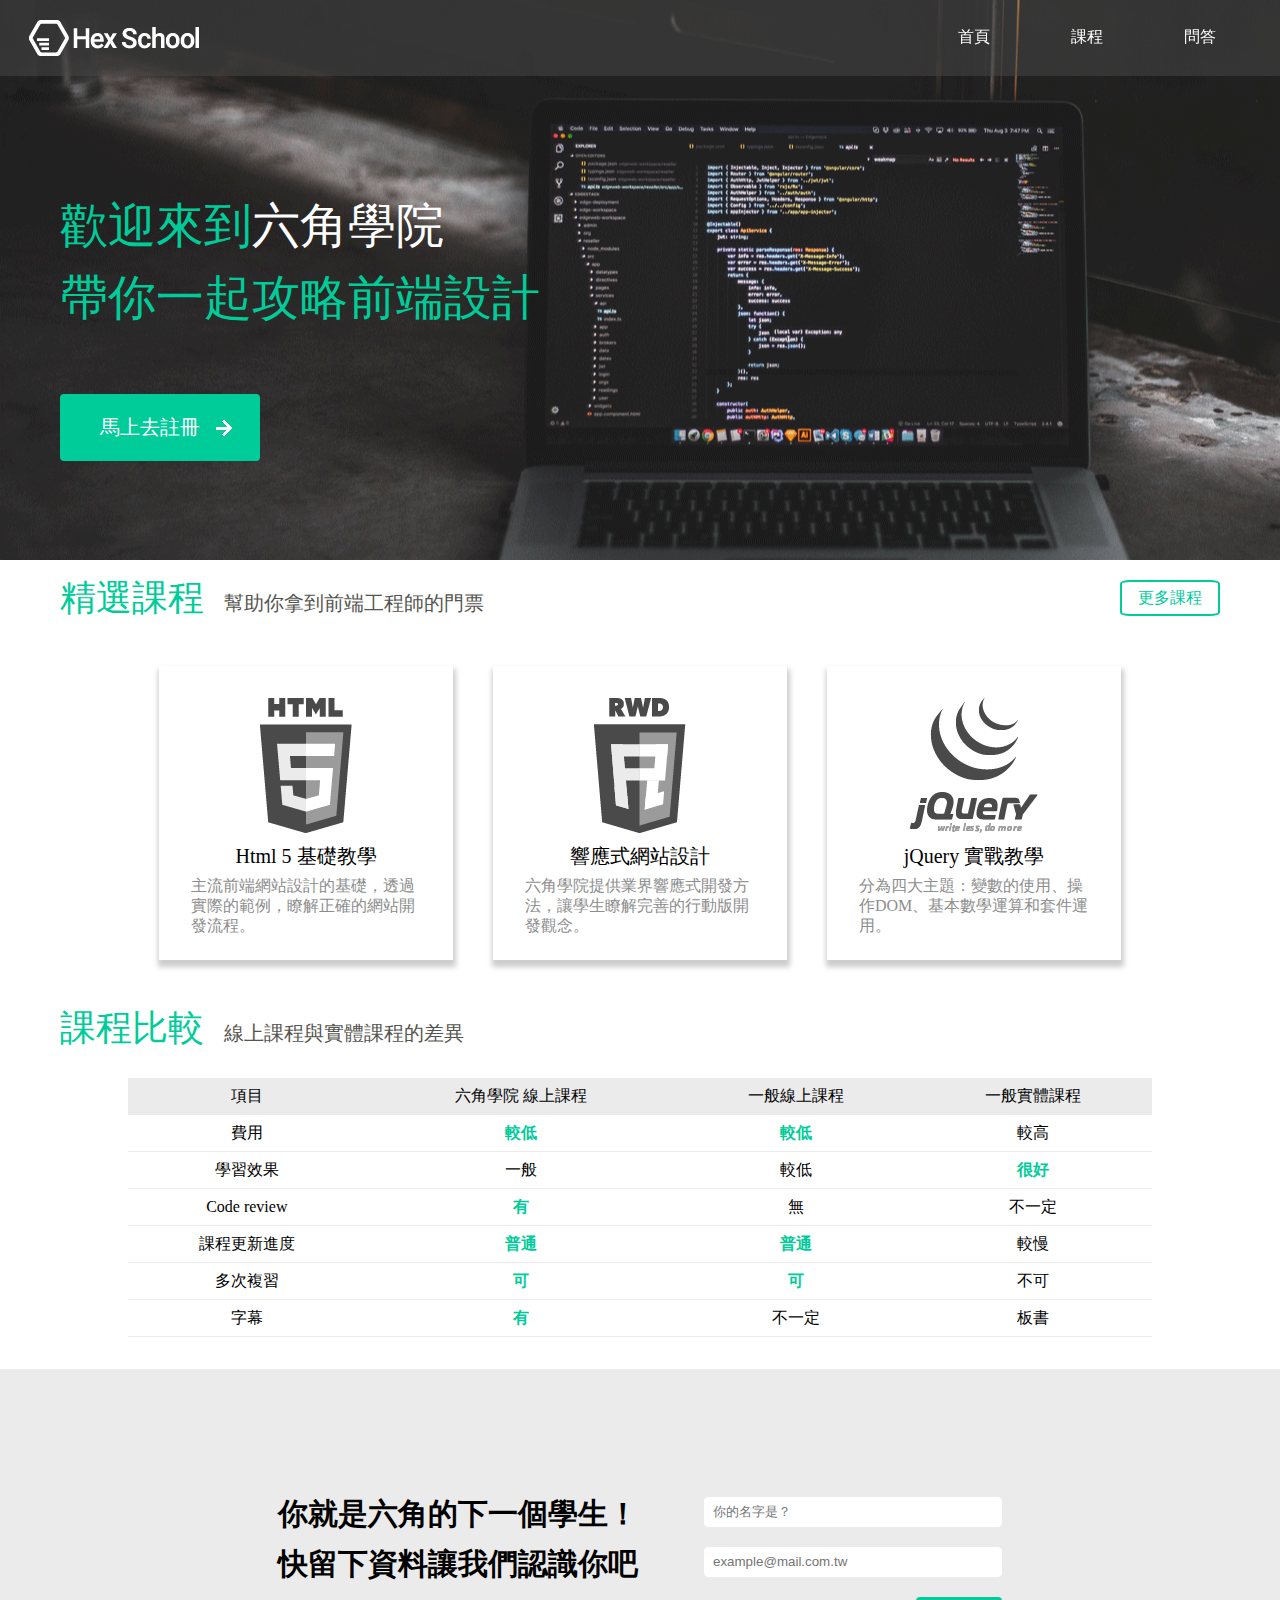
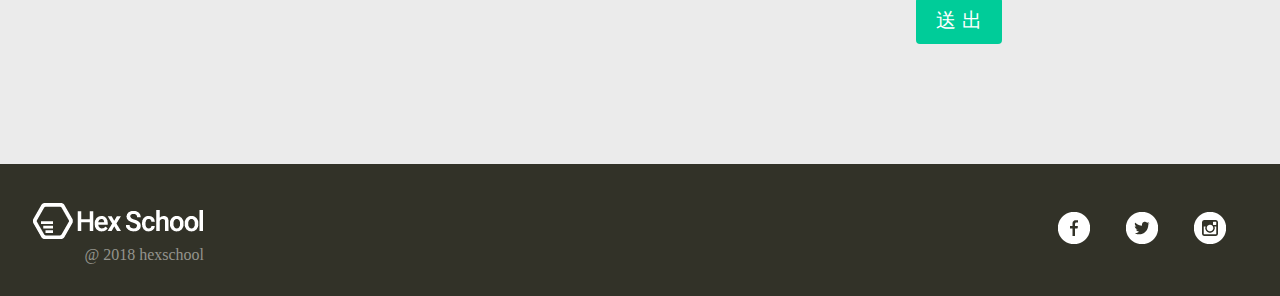
<file: index.html>
<!DOCTYPE html>
<html lang="zh-hang-TW">

<head>
    <meta charset="UTF-8">
    <title>使用html做網站</title>

    <link rel="shortcut icon" href="./img/favicon.ico">
    <meta name='description' content='use html & css to build a website' />

    <meta property="og:title" content="使用HTML做網站" />
    <meta property="og:description" content="六角學院html課程final project">
    <meta property="og:type" content="website" />
    <meta property="og:image" content="FB的圖片" />

    <link href="./img/logo.png" rel="apple-touch-icon" />
    <!-- <meta name="viewport" content="width=device-width, initial-scale=1.0"> -->
    <meta http-equiv="X-UA-Compatible" content="ie=edge">
    <link rel="stylesheet" href="css/all.css">
</head>

<body>
    <div class="wrap">
        <header class="clearfix">
            <a href="index.html" class="logo">HexSchool logo</a>
            <ul class="topMenu">
                <li> <a href="index.html">首頁</a> </li>
                <li> <a href="course.html">課程</a> </li>
                <li> <a href="faq.html">問答</a> </li>
            </ul>
        </header>
        <div class="main">
            <div class="banner-index">
                <h1>歡迎來到<span style="color: #fff">六角學院</span><br>帶你一起攻略前端設計</h1>
                <input type="button" onClick="window.location.href='index.html'" value="馬上去註冊" class="btn btn-with-arrow btn-in-banner">
            </div>

            <div class="course-list clearfix">
                <h2 class="title">精選課程</h2>
                <p class="subtitle">幫助你拿到前端工程師的門票</p>
                <a href="course.html" class="more-course">更多課程</a>
                <ul class="course-container">
                    <li class="course-items">
                        <a href="#"><img src="img/HTML.png" alt="HTML course"></a>
                        <h3>Html 5 基礎教學</h3>
                        <p>主流前端網站設計的基礎，透過實際的範例，瞭解正確的網站開發流程。</p>
                    </li>
                    <li class="course-items">
                        <a href="#" class=""><img src="img/RWD.png" alt="RWD course"></a>
                        <h3>響應式網站設計</h3>
                        <p>六角學院提供業界響應式開發方法，讓學生瞭解完善的行動版開發觀念。</p>
                    </li>
                    <li class="course-items">
                        <a href="#"><img src="img/jQuery.png" alt="jQuery course"></a>
                        <h3>jQuery 實戰教學</h3>
                        <p>分為四大主題：變數的使用、操作DOM、基本數學運算和套件運用。</p>
                    </li>
                </ul>
            </div>

            <div class="course-compare">
                <h2 class="title">課程比較</h2>
                <p class="subtitle">線上課程與實體課程的差異</p>
                <table>
                    <!-- <colgroup>                        </colgroup> -->
                    <thead>
                        <tr>
                            <th>項目</th>
                            <th>六角學院 線上課程</th>
                            <th>一般線上課程</th>
                            <th>一般實體課程</th>
                        </tr>
                    </thead>
                    <tbody>
                        <tr>
                            <th>費用</th>
                            <td class="better-one">較低</td>
                            <td class="better-one">較低</td>
                            <td>較高</td>
                        </tr>
                        <tr>
                            <th>學習效果</th>
                            <td>一般</td>
                            <td>較低</td>
                            <td class="better-one">很好 </td>
                        </tr>
                        <tr>
                            <th>Code review</th>
                            <td class="better-one">有</td>
                            <td>無</td>
                            <td>不一定 </td>
                        </tr>
                        <tr>
                            <th>課程更新進度</th>
                            <td class="better-one">普通</td>
                            <td class="better-one">普通</td>
                            <td>較慢 </td>
                        </tr>
                        <tr>
                            <th>多次複習</th>
                            <td class="better-one">可</td>
                            <td class="better-one">可</td>
                            <td>不可 </td>
                        </tr>
                        <tr>
                            <th>字幕</th>
                            <td class="better-one">有</td>
                            <td>不一定</td>
                            <td>板書 </td>
                        </tr>
                    </tbody>
                </table>
            </div>
            <div class="subscribe">
                <div class="subscribe-container clearfix">
                    <p>你就是六角的下一個學生！<br>快留下資料讓我們認識你吧</p>
                    <form>
                        <input type="text" name="name" placeholder="你的名字是？">
                        <input type="text" name="email" placeholder="example@mail.com.tw">
                        <input type="submit" value="送 出" class="btn">
                    </form>
                </div>
            </div>

        </div>

        <footer class="clearfix">
            <div class="copyright">
                <img src="img/logo.png" alt="HexSchool Logo">
                <p>@ 2018 hexschool</p>
            </div>
            <ul class="socialContact">
                <li> <a href="#">
                        <img src="img/fb_logo.png" alt="facebook">
                    </a>
                </li>
                <li>
                    <a href="#">
                        <img src="img/twitter_logo.png" alt="twitter">
                    </a>
                </li>
                <li>
                    <a href="#">
                        <img src="img/ig_logo.png" alt="instagram">
                    </a>
                </li>
            </ul>
        </footer>
    </div>
</body>

</html>
</file>
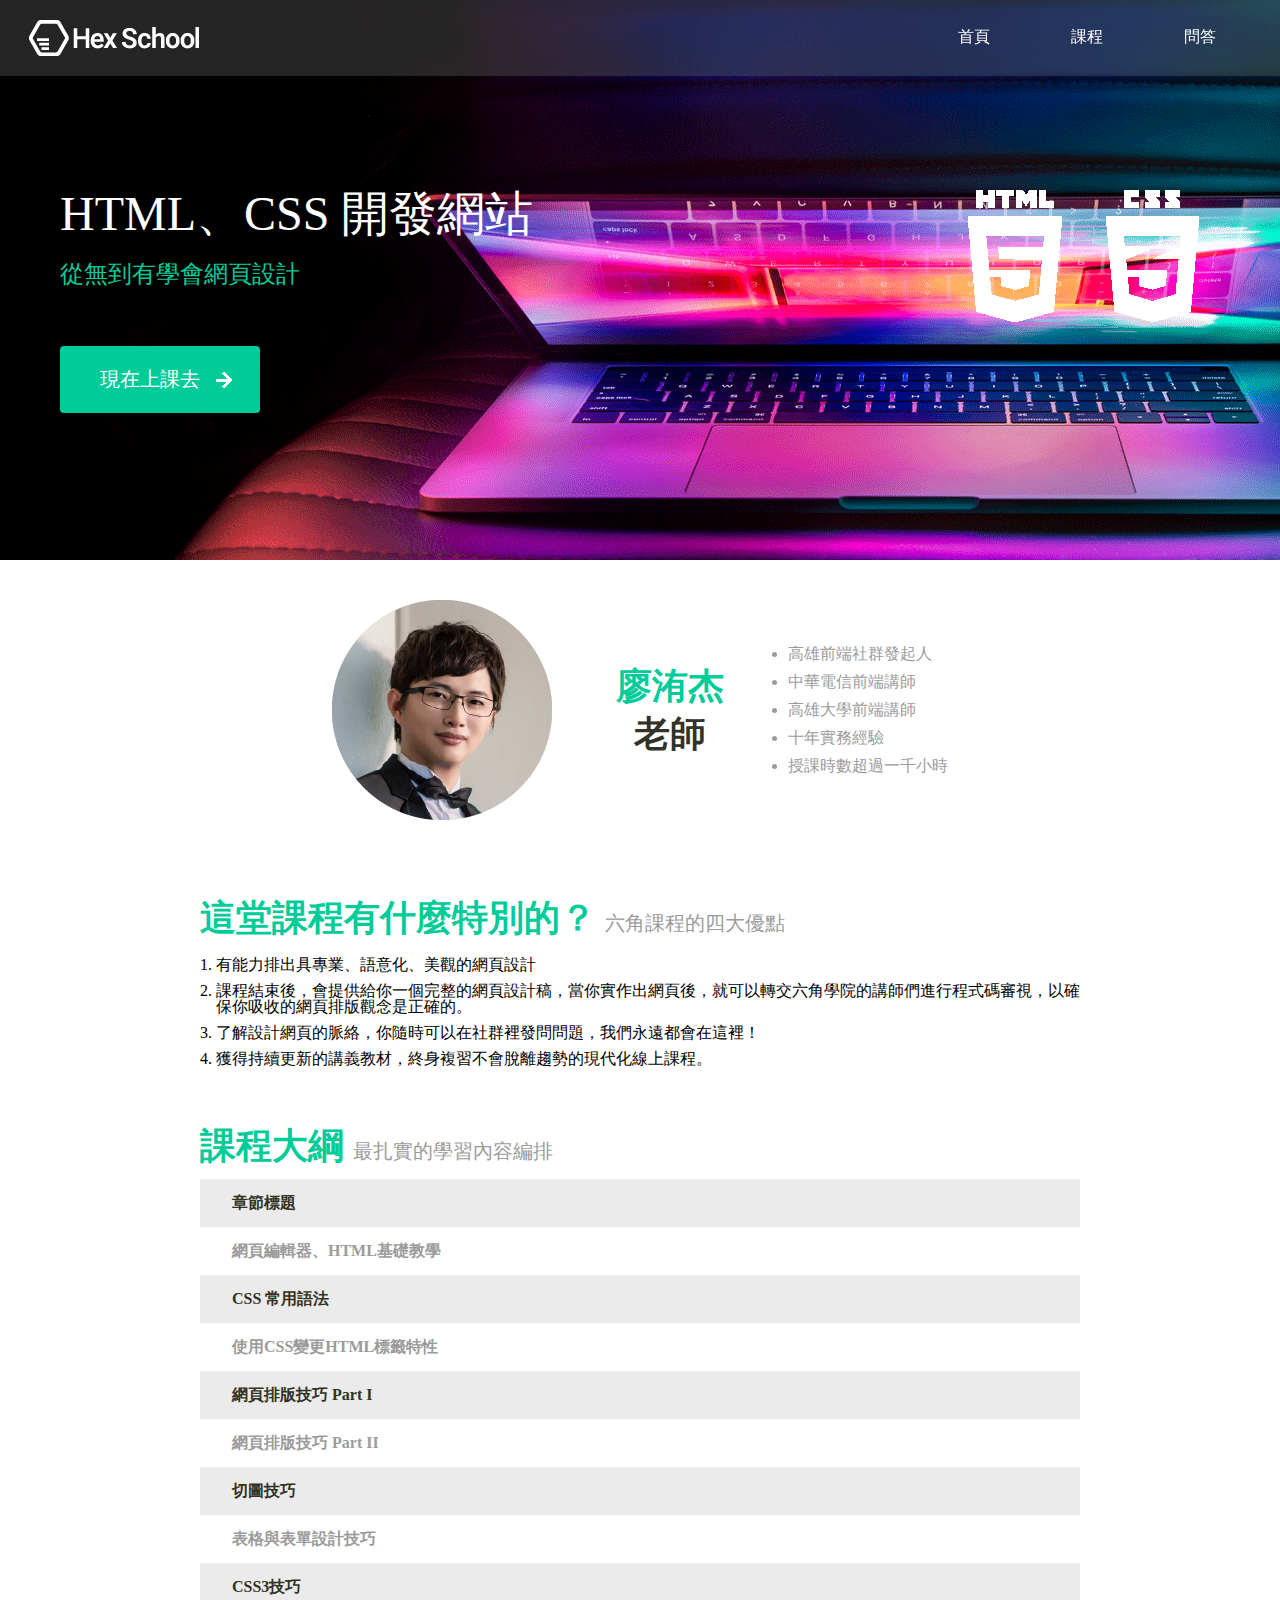
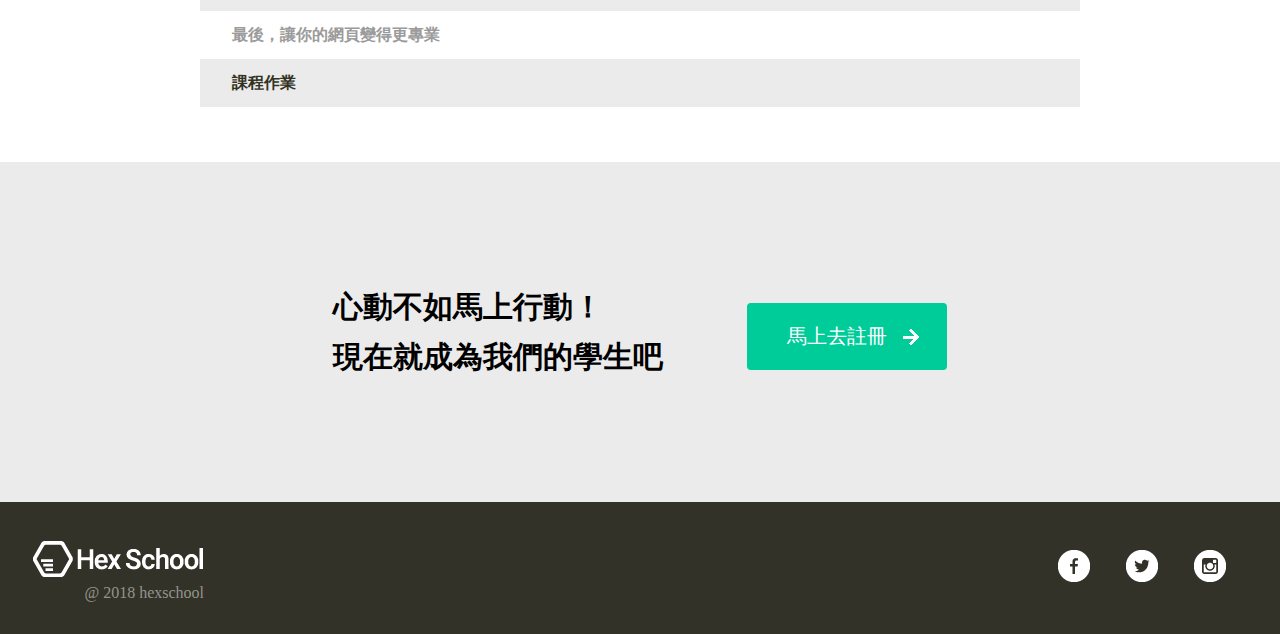
<file: course.html>
<!DOCTYPE html>
<html lang="zh-hang-TW">

<head>
    <meta charset="UTF-8">
    <title>使用html做網站 - 課程</title>
    <link rel="shortcut icon" href="./img/favicon.ico">
    <meta name='description' content='use html & css to build a website' />

    <meta property="og:title" content="使用HTML做網站" />
    <meta property="og:description" content="六角學院html課程final project">
    <meta property="og:type" content="website" />
    <meta property="og:image" content="FB的圖片" />

    <link href="./img/logo.png" rel="apple-touch-icon" />
    <!-- <meta name="viewport" content="width=device-width, initial-scale=1.0"> -->
    <meta http-equiv="X-UA-Compatible" content="ie=edge">
    <link rel="stylesheet" href="css/all.css">

</head>

<body>
    <div class="wrap">
        <header class="clearfix">
            <a href="index.html" class="logo">HexSchool logo</a>
            <ul class="topMenu">
                <li> <a href="index.html">首頁</a> </li>
                <li> <a href="course.html">課程</a> </li>
                <li> <a href="faq.html">問答</a> </li>
            </ul>
        </header>
        <div class="banner-course clearfix">
            <div class="stamp-container">
                <img src="img/html_icon.png" alt="html5 icon" class="stamp">
                <img src="img/css_icon.png" alt="css3 icon" class="stamp">
            </div>
            <h1>HTML、CSS 開發網站</h1>
            <p>從無到有學會網頁設計</p>
            <input type="button" onClick="window.location.href='index.html'" value="現在上課去" class="btn btn-with-arrow btn-in-banner">
        </div>

        <div class="main-3quarter">
            <div class="teacher clearfix">
                <img src="img/teacher.png" alt="廖洧杰 老師" class="teacher-pic">
                <div class="teacher-name">
                    <p>廖洧杰</p>
                    <p>老師</p>
                </div>
                <ul class="teacher-exp">
                    <li>高雄前端社群發起人</li>
                    <li>中華電信前端講師</li>
                    <li>高雄大學前端講師 </li>
                    <li>十年實務經驗</li>
                    <li>授課時數超過一千小時</li>
                </ul>
            </div>
            <div class="introduce">
                <h1>這堂課程有什麼特別的？</h1>
                <h2>六角課程的四大優點</h2>
                <ol>
                    <li>有能力排出具專業、語意化、美觀的網頁設計</li>
                    <li>課程結束後，會提供給你一個完整的網頁設計稿，當你實作出網頁後，就可以轉交六角學院的講師們進行程式碼審視，以確保你吸收的網頁排版觀念是正確的。</li>
                    <li>了解設計網頁的脈絡，你隨時可以在社群裡發問問題，我們永遠都會在這裡！</li>
                    <li>獲得持續更新的講義教材，終身複習不會脫離趨勢的現代化線上課程。</li>
                </ol>
            </div>
            <div class="syllabus">
                <h1>課程大綱</h1>
                <h2>最扎實的學習內容編排</h2>
                <ul>
                    <li class='bg-gray'>章節標題</li>
                    <li>網頁編輯器、HTML基礎教學</li>
                    <li class='bg-gray'>CSS 常用語法</li>
                    <li>使用CSS變更HTML標籤特性</li>
                    <li class='bg-gray'>網頁排版技巧 Part I</li>
                    <li>網頁排版技巧 Part II</li>
                    <li class='bg-gray'>切圖技巧</li>
                    <li>表格與表單設計技巧</li>
                    <li class='bg-gray'>CSS3技巧</li>
                    <li>最後，讓你的網頁變得更專業</li>
                    <li class='bg-gray'>課程作業</li>
                </ul>
            </div>
        </div>
        <div class="register">
            <div class="register-container">
                <p>心動不如馬上行動！<br>現在就成為我們的學生吧</p>
                <input type="submit" onClick="window.location.href='index.html'" value="馬上去註冊" class="btn btn-with-arrow">
            </div>
        </div>

        <footer class="clearfix">
            <div class="copyright">
                <img src="img/logo.png" alt="HexSchool Logo">
                <p>@ 2018 hexschool</p>
            </div>
            <ul class="socialContact">
                <li> <a href="#">
                        <img src="img/fb_logo.png" alt="facebook">
                    </a>
                </li>
                <li>
                    <a href="#">
                        <img src="img/twitter_logo.png" alt="twitter">
                    </a>
                </li>
                <li>
                    <a href="#">
                        <img src="img/ig_logo.png" alt="instagram">
                    </a>
                </li>
            </ul>
        </footer>
    </div>
</body>

</html>
</file>
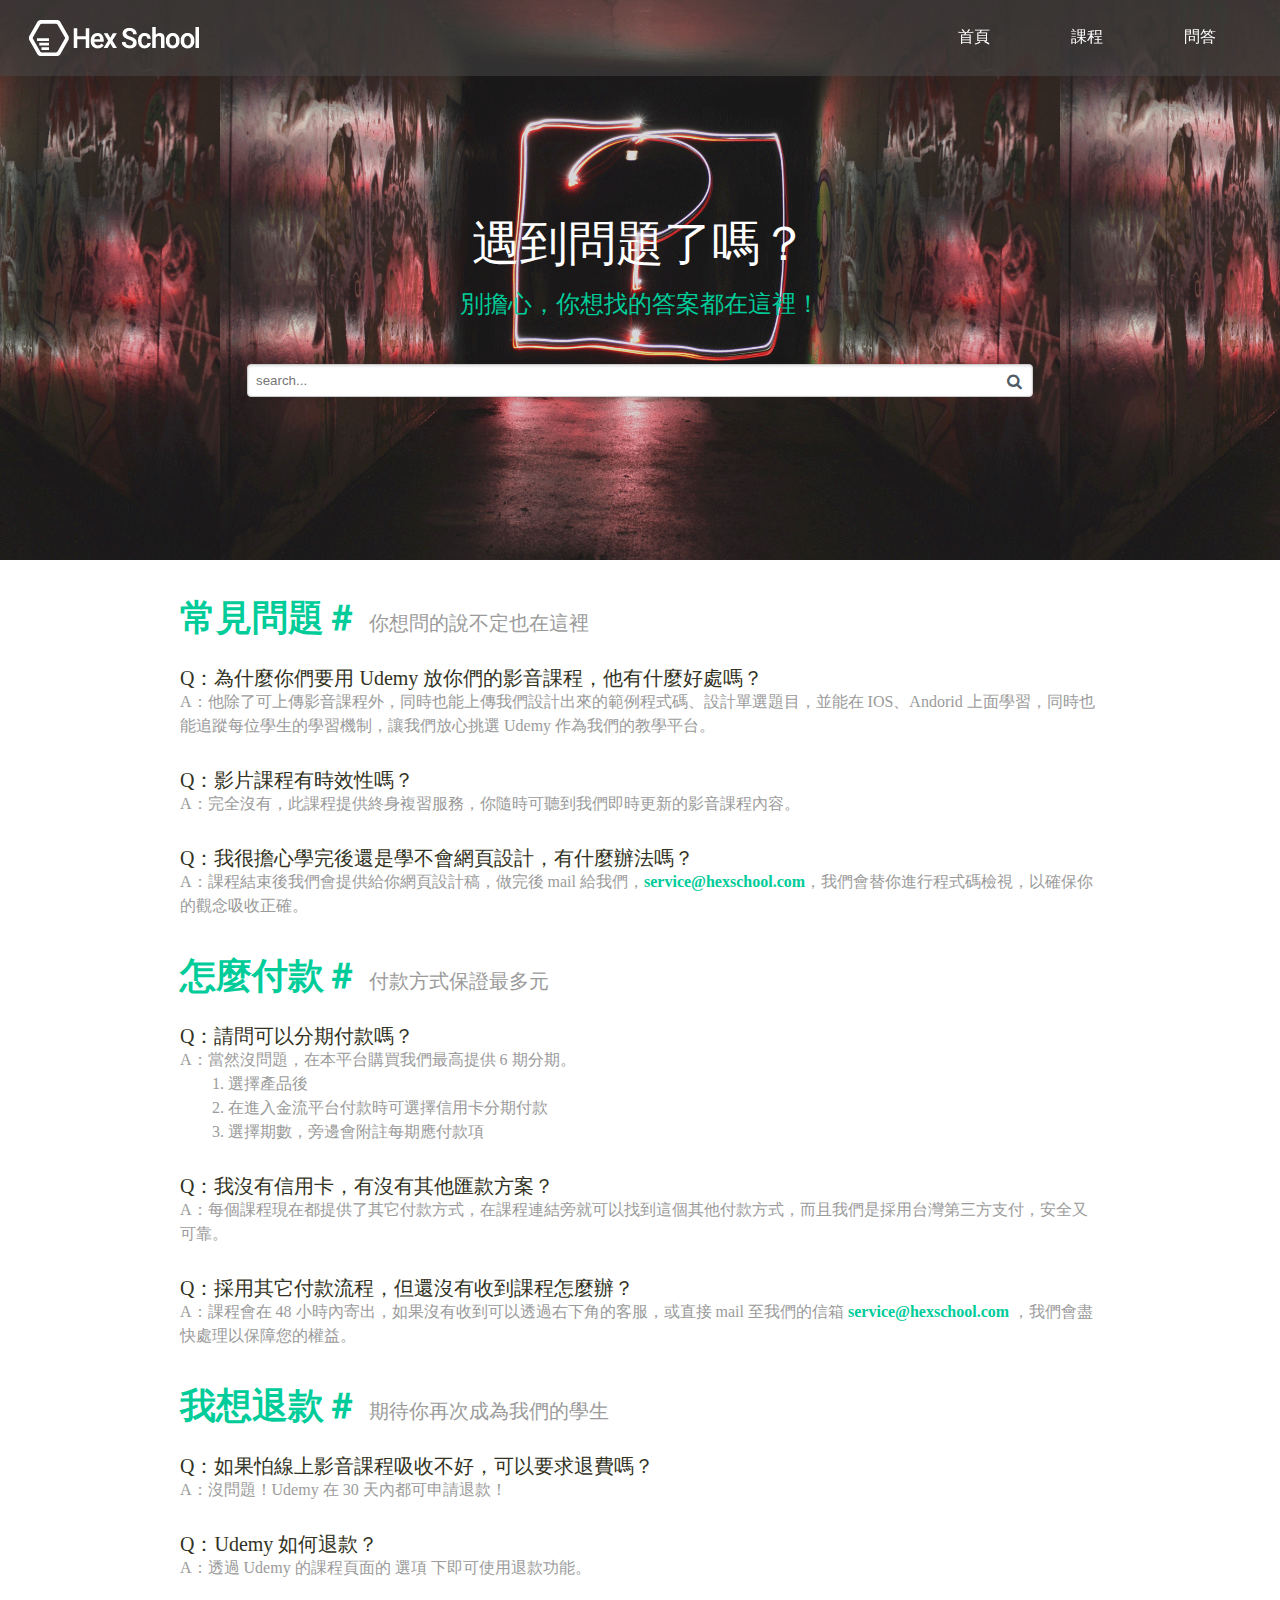
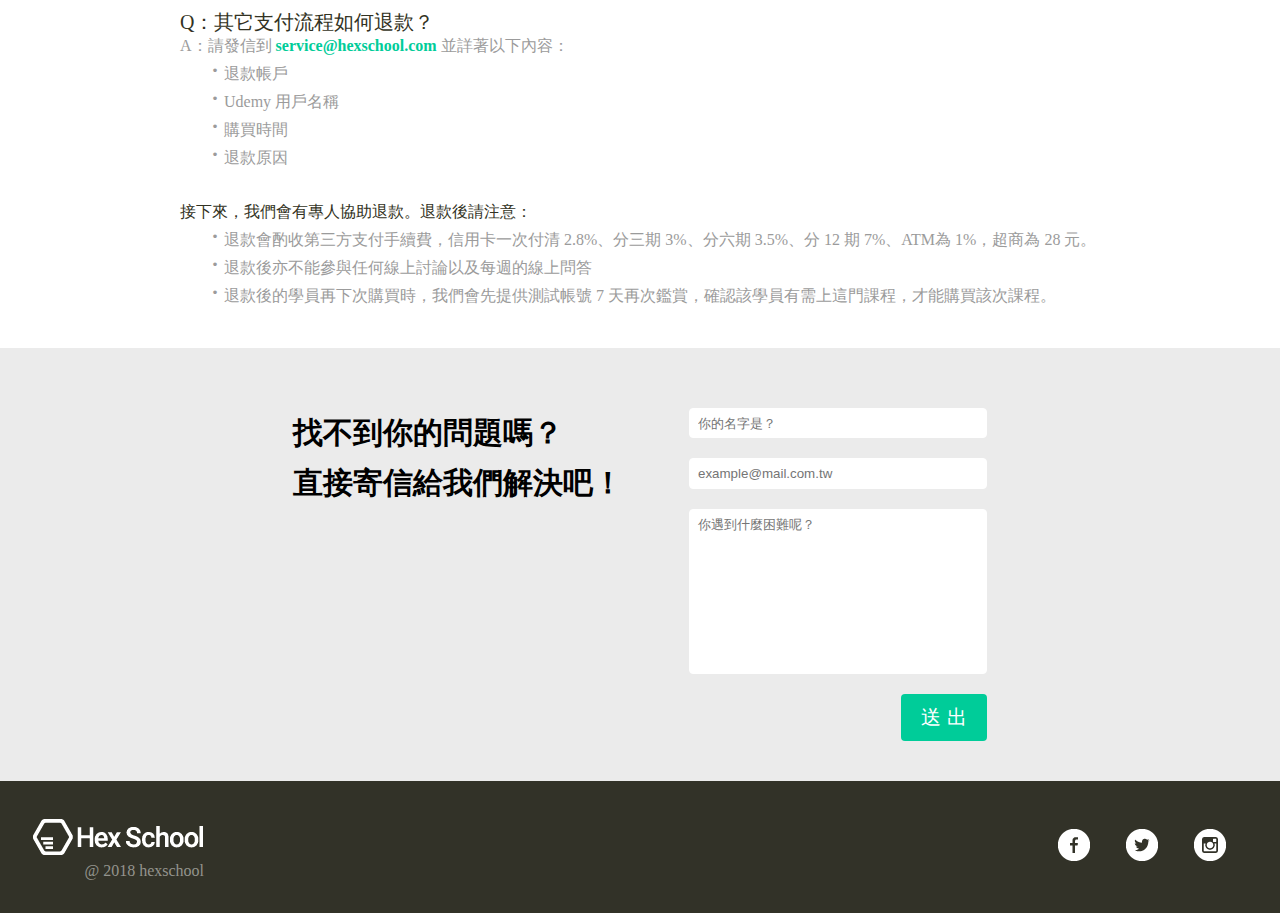
<file: faq.html>
<!DOCTYPE html>
<html lang="zh-hang-TW">

<head>
    <meta charset="UTF-8">
    <title>使用html做網站 - FAQ</title>

    <link rel="shortcut icon" href="./img/favicon.ico">
    <meta name='description' content='use html & css to build a website' />

    <meta property="og:title" content="使用HTML做網站" />
    <meta property="og:description" content="六角學院html課程final project">
    <meta property="og:type" content="website" />
    <meta property="og:image" content="FB的圖片" />

    <link href="./img/logo.png" rel="apple-touch-icon" />
    <!-- <meta name="viewport" content="width=device-width, initial-scale=1.0"> -->
    <meta http-equiv="X-UA-Compatible" content="ie=edge">
    <link rel="stylesheet" href="https://cdnjs.cloudflare.com/ajax/libs/font-awesome/4.7.0/css/font-awesome.min.css">
    <link rel="stylesheet" href="css/all.css">

</head>

<body>
    <div class="wrap">
        <header class="clearfix">
            <a href="index.html" class="logo">HexSchool logo</a>
            <ul class="topMenu">
                <li> <a href="index.html">首頁</a> </li>
                <li> <a href="course.html">課程</a> </li>
                <li> <a href="faq.html">問答</a> </li>
            </ul>
        </header>
        <div class="banner-faq clearfix">
            <h1>遇到問題了嗎？</h1>
            <p>別擔心，你想找的答案都在這裡！</p>
            <form class="search-container">
                <input type="search" name="search" placeholder="search...">
                <button type="submit" class="fa fa-search">
            </form>

        </div>

        <div class="main-3quarter">
            <div class="QA_general">
                <h1>常見問題＃</h1>
                <h2>你想問的說不定也在這裡</h2>
                <div class="QA_box">
                    <p class="question">Q：為什麼你們要用 Udemy 放你們的影音課程，他有什麼好處嗎？</p>
                    <p>A：他除了可上傳影音課程外，同時也能上傳我們設計出來的範例程式碼、設計單選題目，並能在 IOS、Andorid 上面學習，同時也能追蹤每位學生的學習機制，讓我們放心挑選 Udemy
                        作為我們的教學平台。
                    </p>
                </div>
                <div class="QA_box">
                    <p class="question">Q：影片課程有時效性嗎？</p>
                    <p>A：完全沒有，此課程提供終身複習服務，你隨時可聽到我們即時更新的影音課程內容。
                    </p>
                </div>
                <div class="QA_box">
                    <p class="question">Q：我很擔心學完後還是學不會網頁設計，有什麼辦法嗎？</p>
                    <p>A：課程結束後我們會提供給你網頁設計稿，做完後 mail 給我們，<a href="mailto:service@hexschool.com" target="_top" class="mailto">service@hexschool.com</a>，我們會替你進行程式碼檢視，以確保你的觀念吸收正確。</p>
                </div>
            </div>

            <div class="QA_pay">
                <h1>怎麼付款＃</h1>
                <h2>付款方式保證最多元</h2>
                <div class="QA_box">
                    <p class="question">Q：請問可以分期付款嗎？</p>
                    <p>A：當然沒問題，在本平台購買我們最高提供 6 期分期。</p>
                    <ol>
                        <li>選擇產品後</li>
                        <li>在進入金流平台付款時可選擇信用卡分期付款</li>
                        <li>選擇期數，旁邊會附註每期應付款項</li>
                    </ol>
                </div>
                <div class="QA_box">
                    <p class="question">Q：我沒有信用卡，有沒有其他匯款方案？</p>
                    <p>A：每個課程現在都提供了其它付款方式，在課程連結旁就可以找到這個其他付款方式，而且我們是採用台灣第三方支付，安全又可靠。</p>
                </div>
                <div class="QA_box">
                    <p class="question">Q：採用其它付款流程，但還沒有收到課程怎麼辦？</p>
                    <p>A：課程會在 48 小時內寄出，如果沒有收到可以透過右下角的客服，或直接 mail 至我們的信箱 <a href="mailto:service@hexschool.com" target="_top"
                            class="mailto">service@hexschool.com</a>
                        ，我們會盡快處理以保障您的權益。</p>
                </div>
            </div>

            <div class="QA_refund">
                <h1>我想退款＃</h1>
                <h2>期待你再次成為我們的學生</h2>
                <div class="QA_box">
                    <p class="question">Q：如果怕線上影音課程吸收不好，可以要求退費嗎？</p>
                    <p>A：沒問題！Udemy 在 30 天內都可申請退款！</p>
                </div>
                <div class="QA_box">
                    <p class="question">Q：Udemy 如何退款？</p>
                    <p>A：透過 Udemy 的課程頁面的 選項 下即可使用退款功能。</p>
                </div>
                <div class="QA_box">
                    <p class="question">Q：其它支付流程如何退款？</p>
                    <p>A：請發信到 <a href="mailto:service@hexschool.com" target="_top" class="mailto">service@hexschool.com</a>
                        並詳著以下內容：</p>
                    <ul>
                        <li>退款帳戶</li>
                        <li>Udemy 用戶名稱</li>
                        <li>購買時間</li>
                        <li>退款原因</li>
                    </ul>
                    <p class="refund-alert">接下來，我們會有專人協助退款。退款後請注意：</p>
                    <ul>
                        <li>退款會酌收第三方支付手續費，信用卡一次付清 2.8%、分三期 3%、分六期 3.5%、分 12 期 7%、ATM為 1%，超商為 28 元。</li>
                        <li>退款後亦不能參與任何線上討論以及每週的線上問答</li>
                        <li>退款後的學員再下次購買時，我們會先提供測試帳號 7 天再次鑑賞，確認該學員有需上這門課程，才能購買該次課程。</li>
                    </ul>
                </div>
            </div>
        </div>

        <div class="QA-form">
            <div class="QA-form-container clearfix">
                <p>找不到你的問題嗎？<br>直接寄信給我們解決吧！</p>
                <form>
                    <input type="text" name="name" placeholder="你的名字是？">
                    <input type="text" name="email" placeholder="example@mail.com.tw">
                    <textarea name="comments" placeholder="你遇到什麼困難呢？" cols="45" rows="10"></textarea>
                    <input type="submit" value="送 出" class="btn">
                </form>
            </div>
        </div>

        <footer class="clearfix">
            <div class="copyright">
                <img src="img/logo.png" alt="HexSchool Logo">
                <p>@ 2018 hexschool</p>
            </div>
            <ul class="socialContact">
                <li> <a href="#">
                        <img src="img/fb_logo.png" alt="facebook">
                    </a>
                </li>
                <li>
                    <a href="#">
                        <img src="img/twitter_logo.png" alt="twitter">
                    </a>
                </li>
                <li>
                    <a href="#">
                        <img src="img/ig_logo.png" alt="instagram">
                    </a>
                </li>
            </ul>
        </footer>
    </div>
</body>

</html>
</file>
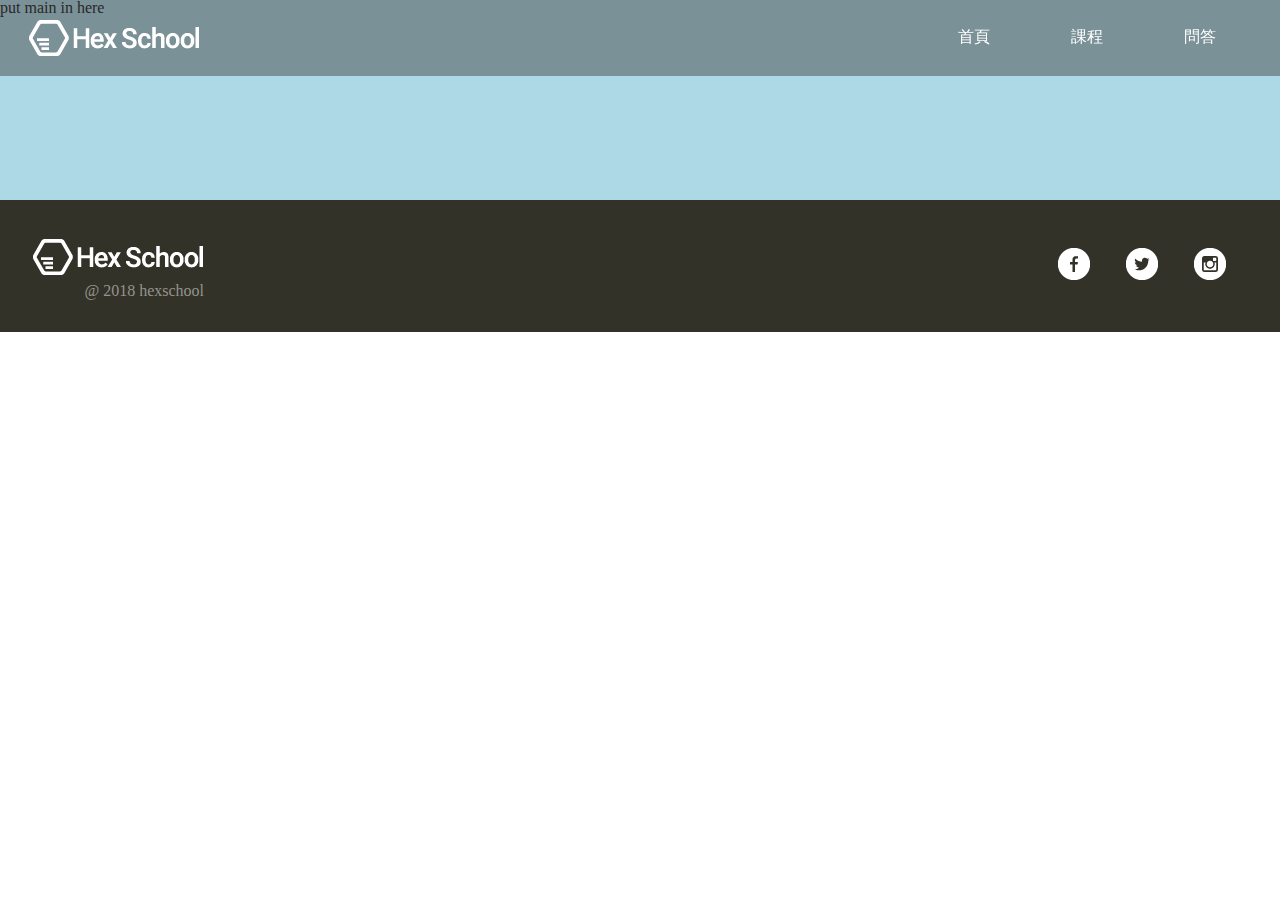
<file: lay_out.html>
<!DOCTYPE html>
<html lang="zh-hang-TW">

<head>
    <meta charset="UTF-8">
    <meta name="viewport" content="width=device-width, initial-scale=1.0">
    <meta http-equiv="X-UA-Compatible" content="ie=edge">
    <link rel="stylesheet" href="css/all.css">
    <title>使用html做網站</title>
</head>

<body>
    <div class="wrap">
        <header class="clearfix">
            <a href="index.html" class="logo">HexSchool logo</a>
            <ul class="topMenu">
                <li> <a href="index.html">首頁</a> </li>
                <li> <a href="course.html">課程</a> </li>
                <li> <a href="faq.html">問答</a> </li>
            </ul>
        </header>
        <div class="box">
            <p>put main in here</p>
        </div>
        <footer class="clearfix">
            <div class="copyright">
                <img src="img/logo.png" alt="HexSchool Logo">
                <p>@ 2018 hexschool</p>
            </div>
            <ul class="socialContact">
                <li> <a href="#">
                        <img src="img/fb_logo.png" alt="facebook">
                    </a>
                </li>
                <li>
                    <a href="#">
                        <img src="img/twitter_logo.png" alt="twitter">
                    </a>
                </li>
                <li>
                    <a href="#">
                        <img src="img/ig_logo.png" alt="instagram">
                    </a>
                </li>
            </ul>
        </footer>
    </div>
</body>

</html>
</file>
<file: css/all.css>
/* http://meyerweb.com/eric/tools/css/reset/ 
   v2.0 | 20110126
   License: none (public domain)
*/

html,
body,
div,
span,
applet,
object,
iframe,
h1,
h2,
h3,
h4,
h5,
h6,
p,
blockquote,
pre,
a,
abbr,
acronym,
address,
big,
cite,
code,
del,
dfn,
em,
img,
ins,
kbd,
q,
s,
samp,
small,
strike,
strong,
sub,
sup,
tt,
var,
b,
u,
i,
center,
dl,
dt,
dd,
ol,
ul,
li,
fieldset,
form,
label,
legend,
table,
caption,
tbody,
tfoot,
thead,
tr,
th,
td,
article,
aside,
canvas,
details,
embed,
figure,
figcaption,
footer,
header,
hgroup,
menu,
nav,
output,
ruby,
section,
summary,
time,
mark,
audio,
video {
    margin: 0;
    padding: 0;
    border: 0;
    font-size: 100%;
    font: inherit;
    vertical-align: baseline;
}

/* HTML5 display-role reset for older browsers */
article,
aside,
details,
figcaption,
figure,
footer,
header,
hgroup,
menu,
nav,
section {
    display: block;
}

body {
    line-height: 1;
}

ol,
ul {
    list-style: none;
}

blockquote,
q {
    quotes: none;
}

blockquote:before,
blockquote:after,
q:before,
q:after {
    content: '';
    content: none;
}

table {
    border-collapse: collapse;
    border-spacing: 0;
}


input[type=search]::-webkit-search-decoration,
input[type=search]::-webkit-search-cancel-button,
input[type=search]::-webkit-search-results-button,
input[type=search]::-webkit-search-results-decoration {
    display: none;
}

input[type=search] {
    /* the webkit overrides need to stay at the top */
    -webkit-appearance: textfield;
    -webkit-box-sizing: content-box;
    /* your styles here */
}


/*
css reset end
*********************************************************************/

/********************************************************************* 
global css setting  
*/
.wrap {
    font-family: Microsoft JhengHei;
    font-size: 16px;
    box-sizing: border-box;
}

.clearfix {
    clear: both;
}

.box {
    height: 200px;
    background: lightblue;
}

.btn {
    background: #00cc99;
    background: #00cc99;
    font-size: 20px;
    color: #fff;
    border-style: none;
    border-radius: 4px;
    cursor: pointer;
    padding: 10px 20px;
}

.btn:hover {
    background: #4f6ef7;
}

.btn-with-arrow {
    background: #00cc99 url('../img/arrow.png') no-repeat 85% center;
    padding: 1em 3em 1em 2em;
}

.btn-with-arrow:hover {
    background: #4f6ef7 url('../img/arrow.png') no-repeat 85% center;
}

.btn-in-banner {
    margin-left: 60px;
}

/********************************************************************* 
layout css setting  
*/
header {
    background: rgba(74, 74, 74, 0.5);
    position: fixed;
    height: 76px;
    width: 100%;
}

.logo {
    display: block;
    height: 76px;
    background: url('../img/logo.png') no-repeat left center;
    margin-left: 24px;
    overflow: hidden;
    text-indent: 101%;
    white-space: nowrap;
}

.topMenu {
    position: absolute;
    float: right;
    top: 0;
    right: 0;
    margin-right: 24px;
}

.topMenu li {
    float: left;
    margin: 0 12px;
    padding: 28.5px;
    /* border: 1px solid #000; */
}

.topMenu a {
    color: #fff;
    text-decoration: none;
}

.topMenu li:hover,
.topMenu li:focus {
    border-bottom: 5px solid #00cc99;
}

footer {
    background: #323228;
    /* position: relative; */
    height: 132px;
}

footer::before {
    /* use pseudo ele to make vetical-align middle */
    content: '';
    width: 0;
    height: 100%;
    display: inline-block;
    position: relative;
    vertical-align: middle;
    background: #000;
}

.copyright {
    width: 176px;
    /*img 180*46*/
    color: #94948d;
    text-align: right;
    margin-left: 24px;
    display: inline-block;
    vertical-align: middle;
}

.socialContact {
    float: right;
    margin-right: 36px;
    /* display: inline-block;
    vertical-align: middle; */
}

.socialContact li {
    float: left;
    padding: 48px 0;
    margin: 0 18px;
}

.socialContact a:hover {
    border-bottom: 1px dotted #fff;
}

.main-3quarter {
    max-width: 75%;
    margin: 0 auto;
    text-align: left;
}

.main-3quarter h1 {
    display: inline-block;
    color: #00cc99;
    font-size: 36px;
    font-weight: bold;
}

.main-3quarter h2 {
    display: inline-block;
    color: #9b9b9b;
    font-size: 20px;
    margin-left: 5px;
}

/********************************************************************* 
homepage css setting  
*/
.banner-index {
    height: 560px;
    background: #202020 url('../img/banner.jpg') no-repeat left center;
}

.banner-index h1 {
    color: #00cc99;
    font-size: 48px;
    line-height: 72px;
    padding: 190px 0 60px 60px;
}


.course-list {
    /* background: lightgray; */
    padding-top: 20px;
}

.title {
    font-size: 36px;
    color: #00cc99;
    display: inline;
    margin-left: 60px;
}

.subtitle {
    display: inline;
    font-size: 20px;
    color: #555550;
    margin-left: 16px;
}

.more-course {
    float: right;
    margin-right: 60px;
    text-decoration: none;
    color: #00cc99;
    border: 2px solid #00cc99;
    border-radius: 10%;
    padding: 8px 16px;
}

.more-course:hover {
    color: #4f6ef7;
    border: 2px solid #4f6ef7;
}

.course-container {
    text-align: center;
}

.course-items {
    display: inline-block;
    width: 230px;
    height: 230px;
    background: #fff;
    margin: 50px 18px;
    padding: 2em;
    box-shadow: 1px 5px 5px 2px rgba(90, 90, 90, 0.3);
}

.course-items h3 {
    font-size: 20px;
    margin: 10px auto;
}

.course-items p {
    font-size: 16px;
    color: #8d8d8d;
    line-height: 1.25em;
    text-align: left;
}

.course-compare {
    margin-bottom: 10px;
}

table {
    width: 80%;
    max-width: 80%;
    margin: 32px auto;
}

thead {
    background: #ebebeb;
}

th,
td {
    padding: 10px;
    text-align: center;
    border-bottom: 1px solid #ebebeb;
}

.better-one {
    color: #00cc99;
    font-weight: bold;
}

.subscribe {
    background: #ebebeb;
    text-align: center;
}

.subscribe-container {
    display: inline-block;
    padding: 120px 0;
}

.subscribe-container>p {
    margin: 0 30px;
    display: inline-block;
    font-size: 30px;
    font-weight: bold;
    line-height: 50px;
}

.subscribe-container>form {
    display: inline-block;
    width: 300px;
    margin: 0 30px;
    text-align: right;
    vertical-align: middle;
}

.subscribe-container input[type="text"],
.subscribe-container input[type="email"] {
    padding: 0.5em 0.6em;
    display: inline-block;
    border: 1px solid #fff;
    border-radius: 4px;
    vertical-align: middle;
    width: 280px;
    margin-bottom: 20px;
}

/*********************************************************************
course css setting  
*/

.banner-course {
    height: 560px;
    background: #000 url('../img/banner-2.jpg') no-repeat 10px -200px;
}

.banner-course h1 {
    color: #fff;
    font-size: 48px;
    padding: 190px 0 24px 60px;
}

.banner-course p {
    color: #00cc99;
    font-size: 24px;
    padding: 0px 0 60px 60px;
}

.stamp-container {
    float: right;
    margin-top: 190px;
}

.stamp {
    margin: 0px 40px 0px 0px;
}

.stamp:last-child {
    margin-right: 80px;
}

.teacher {
    text-align: center;
    padding: 40px 20px;
    margin: 0 auto;
}

.teacher-pic {
    display: inline-block;
    vertical-align: middle;
    padding: 0 20px;
}


.teacher-name {
    display: inline-block;
    vertical-align: middle;
    padding: 0 20px;
    margin: 0 20px;
}


.teacher-name p {
    font-size: 36px;
    font-weight: bold;
    margin: 12px 0;
    color: #00cc99;
}

.teacher-name p:last-child {
    color: #323228;
}

.teacher-exp {
    display: inline-block;
    vertical-align: middle;
    padding: 0 20px;
    text-align: left;
}

.teacher-exp>li {
    line-height: 1.75em;
    color: #9b9b9b;
    list-style-type: initial;
}

.introduce {
    padding: 40px;
    margin: 0 auto;
}

.introduce ol {
    display: block;
    list-style-type: decimal;
    margin-top: 1em;
    margin-bottom: 1em;
    margin-left: 1em;
}

.introduce li {
    padding: 5px 0;
}

.syllabus {
    padding: 0px 40px 40px 40px;
    margin: 0 auto;
}

.syllabus ul {
    margin: 15px 0;
    font-weight: bold;
}

.syllabus li {
    padding: 1em 2em;
    color: #9b9b9b;
}

.syllabus li.bg-gray {
    background-color: #ebebeb;
    color: #323223;
}


.register {
    background: #ebebeb;
    text-align: center;
}

.register-container {
    display: inline-block;
    padding: 120px 0;

}

.register-container>p {
    margin: 0 40px;
    display: inline-block;
    font-size: 30px;
    font-weight: bold;
    line-height: 50px;
    text-align: left;
}

.register-container>input {
    display: inline-block;
    margin: 0 40px;
    text-align: right;
    vertical-align: text-bottom;
}


/********************************************************************* 
faq css setting  
*/

.banner-faq {
    height: 560px;
    background: #2c2221 url('../img/banner-3.jpg') repeat-x center center;
    background-size: contain;
    text-align: center;
}

.banner-faq h1 {
    color: #fff;
    font-size: 48px;
    padding: 220px 0 24px 0px;
}

.banner-faq p {
    color: #00cc99;
    font-size: 24px;
    padding-bottom: 48px;
}

.search-container {
    position: relative;
}

.search-container input[type="search"] {
    padding: 0.6em 0.6em;
    display: inline-block;
    width: 60%;
    border: 1px solid #ccc;
    box-shadow: inset 0 1px 3px #ddd;
    border-radius: 4px;
    vertical-align: middle;
}

.search-container button {
    background: none;
    border: none;
    position: absolute;
    margin: 0.5em 0 0.5em -2em;
    z-index: 1;
    color: #4f5b66;
    cursor: pointer;
}

.mailto {
    color: #00cc99;
    text-decoration: none;
    font-weight: bold;
}
.mailto:hover{
    color: #4f6ef7;
}
.QA_box {
    color: #9b9b9b;
    line-height: 1.5em;
}

.QA_box .question {
    font-size: 20px;
    margin-top: 30px;
    color: #323223;
}

.refund-alert {
    margin-top: 30px;
    color: #323223;
}

.QA_general {
    padding: 40px 20px 0 20px;
    margin: 0 auto;
}

.QA_pay {
    padding: 40px 20px 0 20px;
    margin: 0 auto;
}

.QA_box ol {
    list-style: decimal;
    margin-left: 3em;
}

/* .QA_box ul{ 
    list-style-type: disc;
    margin-left: 3em;
} */

.QA_box ul li:before {
    content: "·";
    font-size: 30px;
    vertical-align: text-bottom;
    margin-left: 1em;
    margin-right: 4px;
}


.QA_refund {
    padding: 40px 20px;
    margin: 0 auto;
}

.QA-form {
    background: #ebebeb;
    text-align: center;
}

.QA-form-container {
    display: inline-block;
    padding: 60px 0 40px 0;
}

.QA-form-container>p {
    margin: 0 30px;
    display: inline-block;
    font-size: 30px;
    font-weight: bold;
    line-height: 50px;
    text-align: left;
}

.QA-form-container>form {
    display: inline-block;
    width: 300px;
    margin: 0 30px;
    text-align: right;
    vertical-align: top;
}

.QA-form-container input[type="text"],
.QA-form-container input[type="email"],
textarea {
    padding: 0.5em 0.6em;
    display: inline-block;
    border: 1px solid #fff;
    border-radius: 4px;
    vertical-align: middle;
    width: 280px;
    margin-bottom: 20px;
}

textarea {
    resize: none;
    /* close the resize Property */
}
</file>
